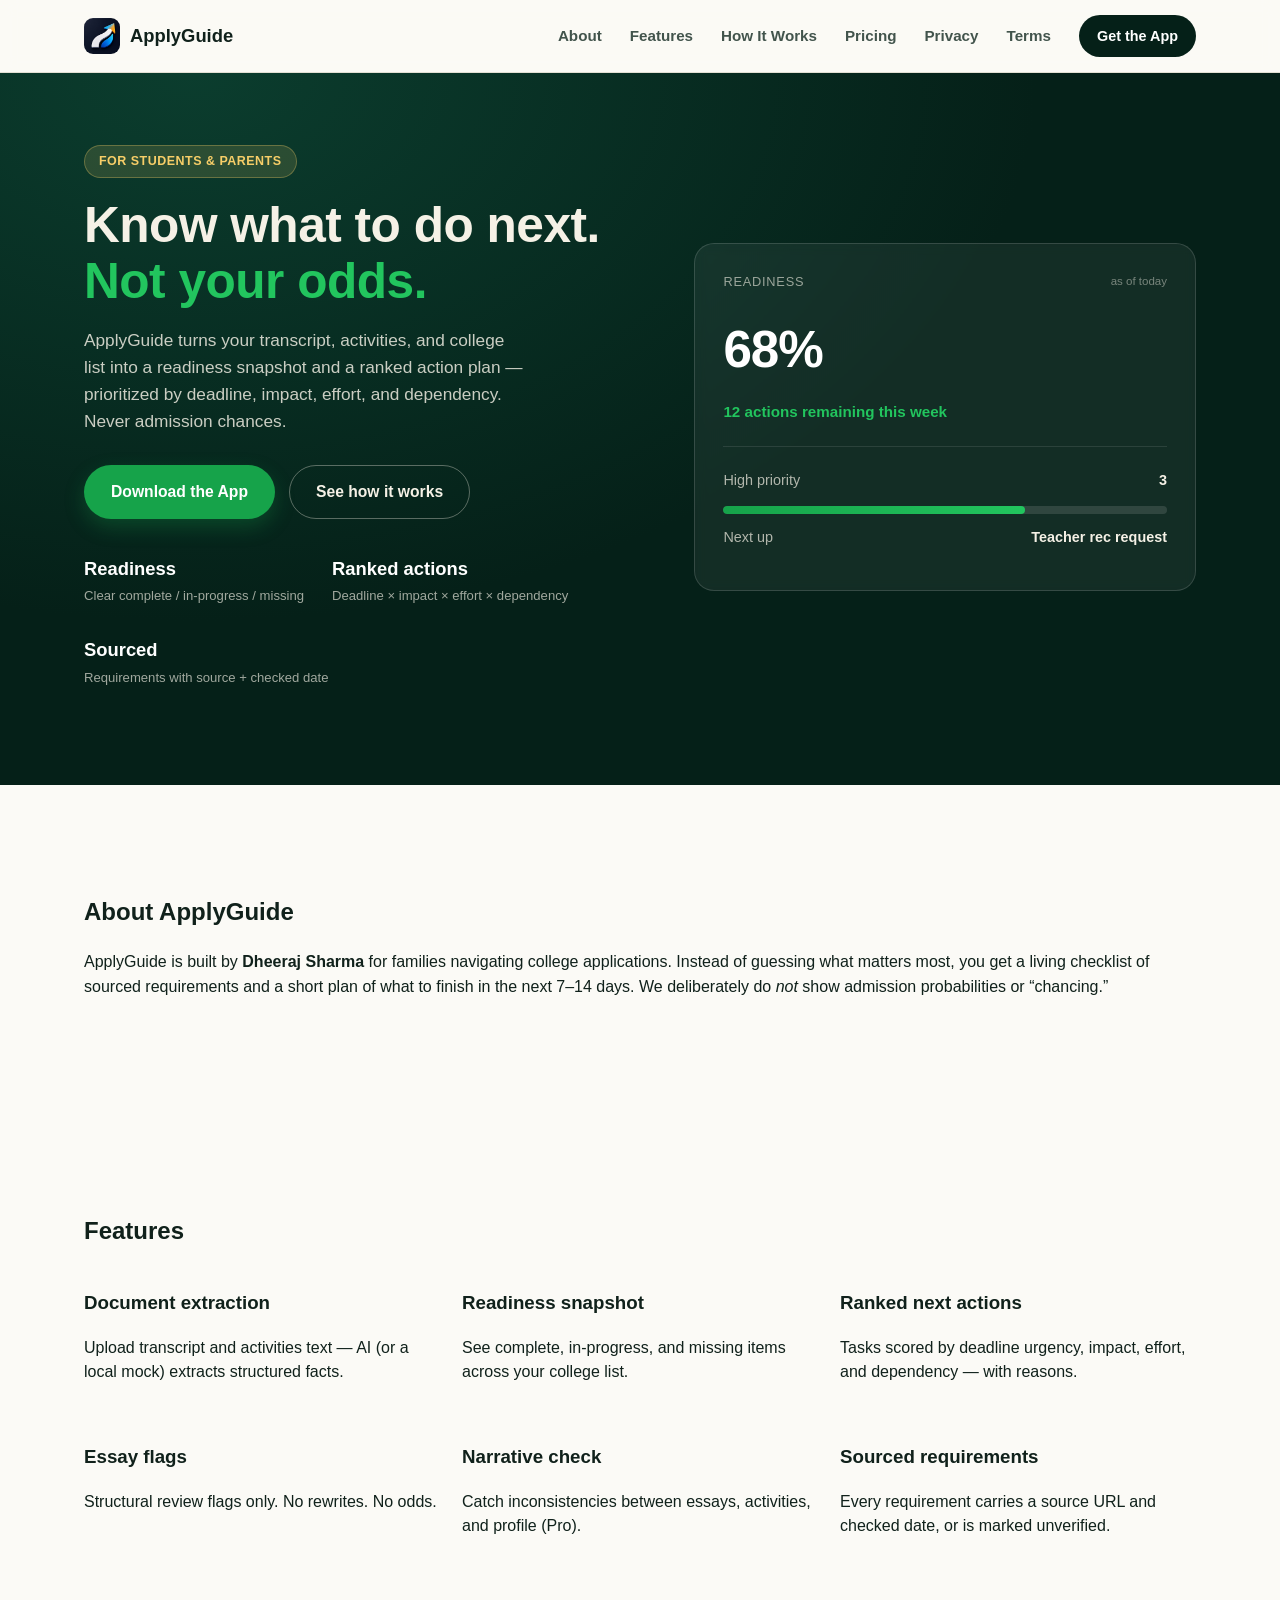
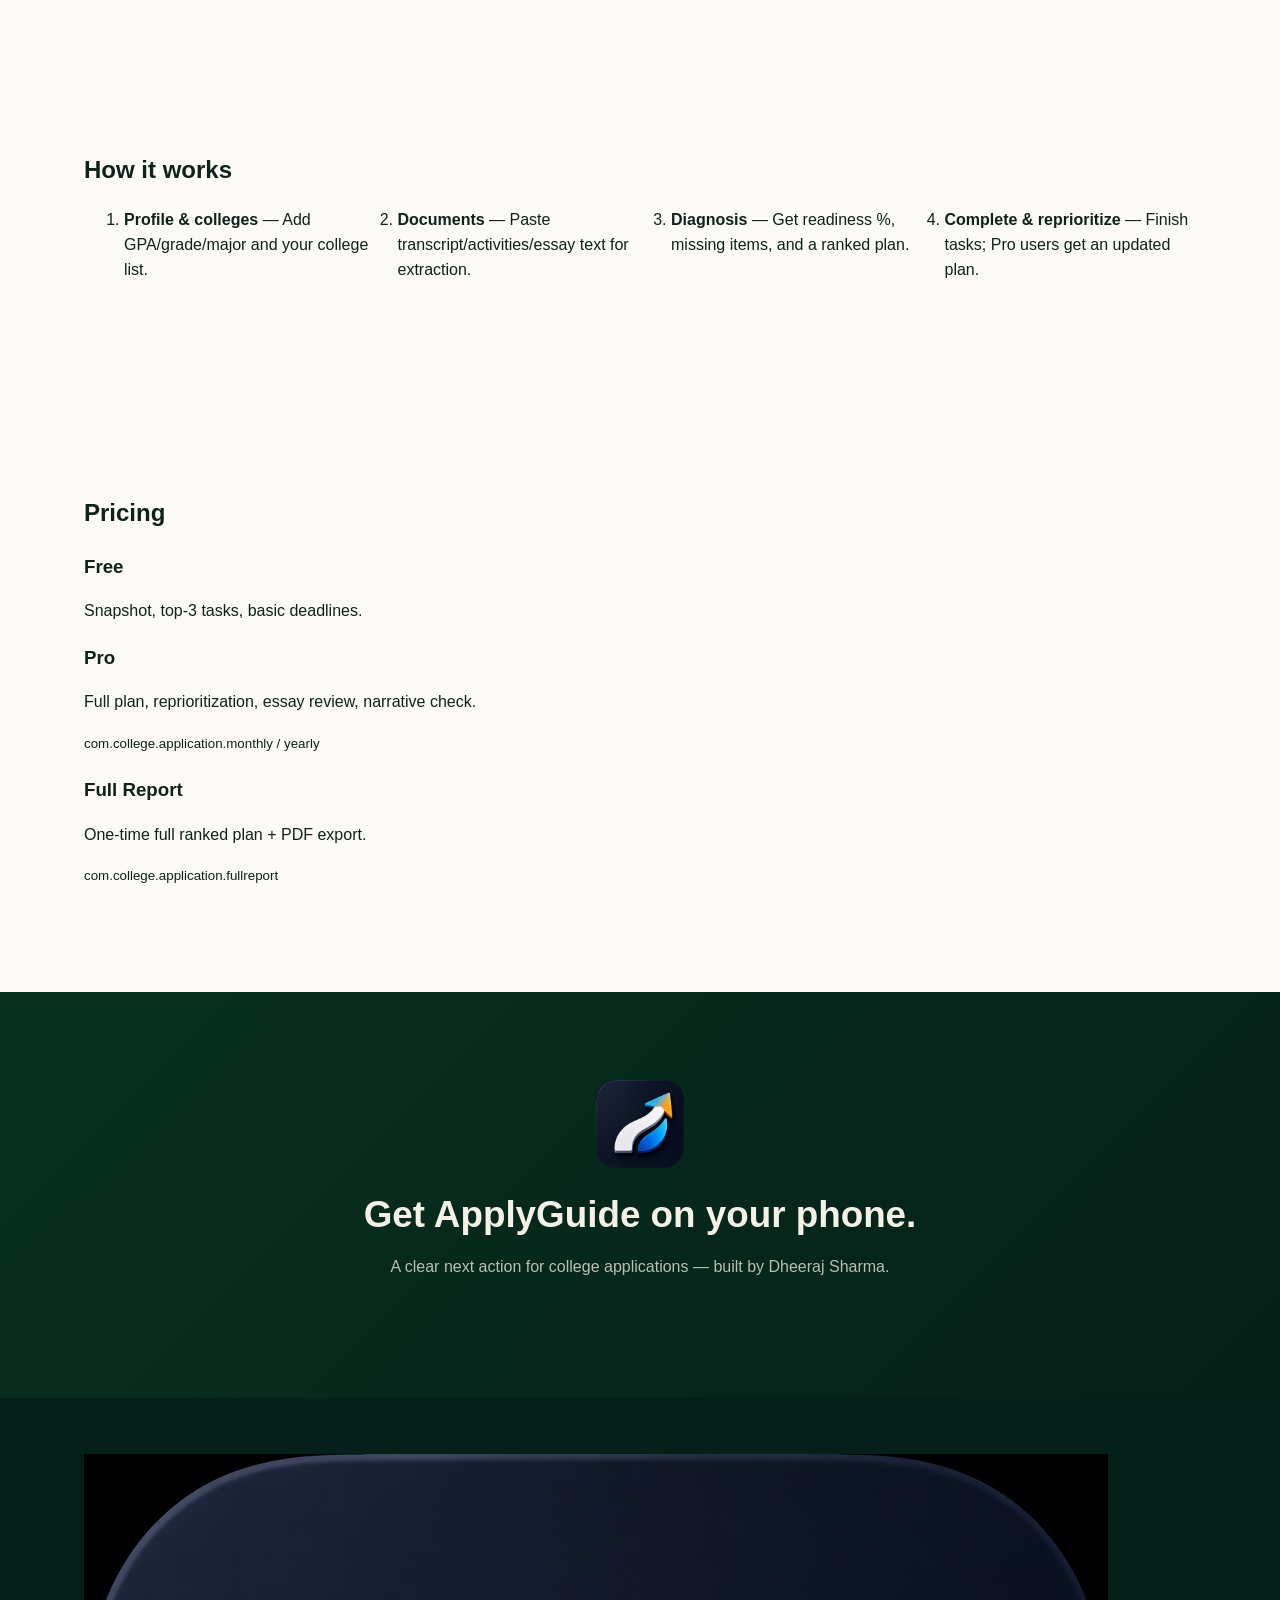
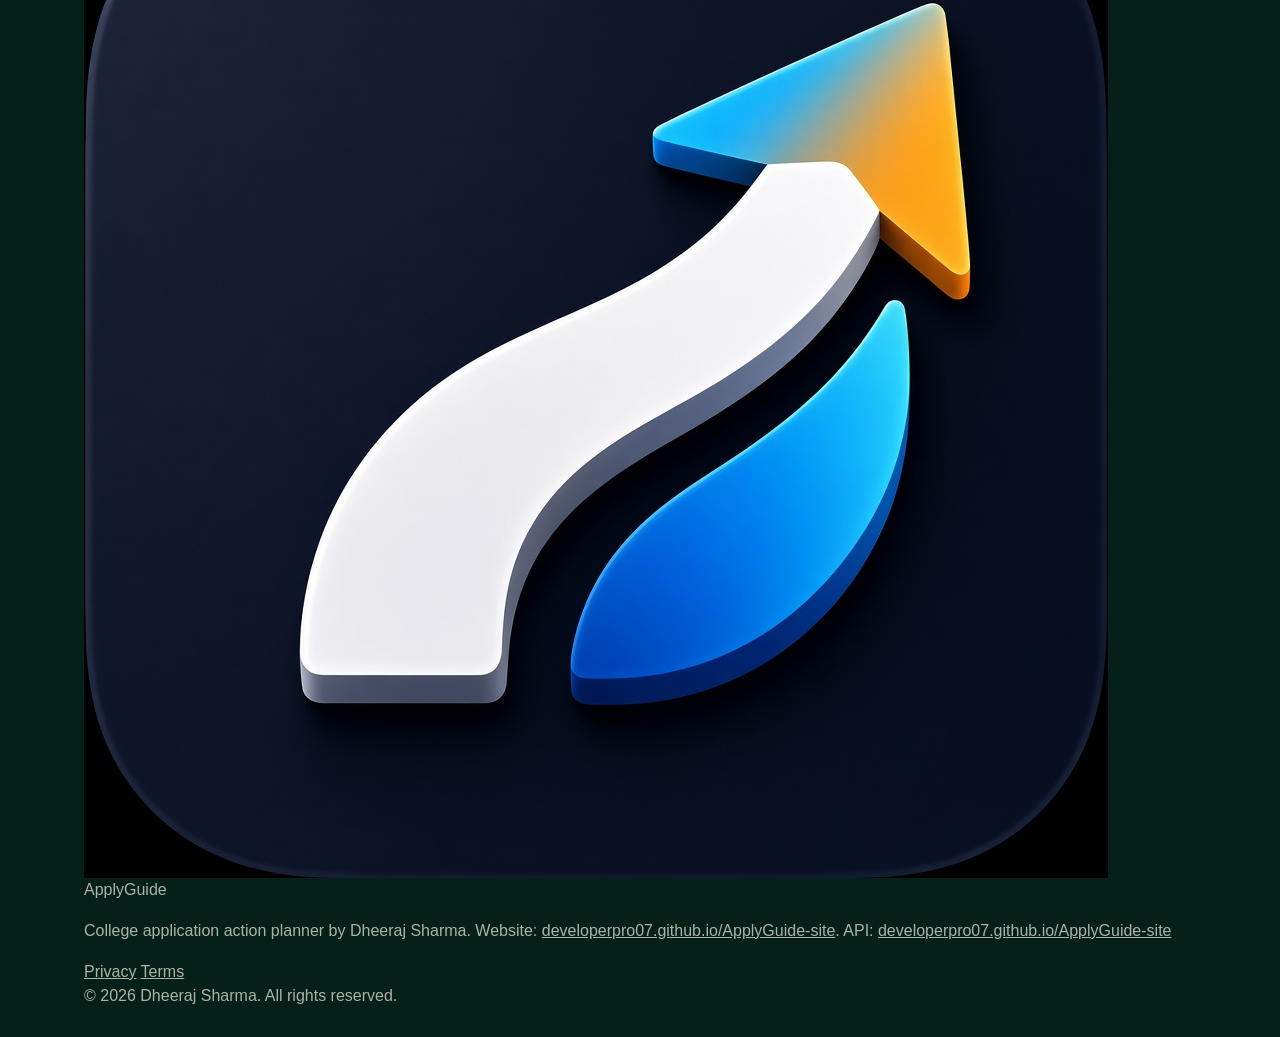
<file: index.html>
<!doctype html>
<html lang="en">
<head>
  <meta charset="utf-8" />
  <meta name="viewport" content="width=device-width, initial-scale=1" />
  <title>ApplyGuide — Know What to Do Next for College Applications</title>
  <meta name="description" content="ApplyGuide turns transcripts, activities, and college lists into a readiness snapshot and ranked next actions. Built by Dheeraj Sharma. No admission odds." />
  <link rel="icon" href="app-icon.png" />
  <link rel="stylesheet" href="styles.css" />
</head>
<body>

  <header class="site-header">
    <div class="wrap">
      <a href="index.html" class="brand">
        <img src="app-icon.png" alt="ApplyGuide app icon" />
        ApplyGuide
      </a>
      <nav class="main-nav" id="main-nav">
        <a href="#about">About</a>
        <a href="#features">Features</a>
        <a href="#how-it-works">How It Works</a>
        <a href="#pricing">Pricing</a>
        <a href="privacy.html">Privacy</a>
        <a href="terms.html">Terms</a>
        <a href="#download" class="nav-cta">Get the App</a>
      </nav>
      <button class="nav-toggle" id="nav-toggle" aria-label="Toggle menu" aria-expanded="false">
        <span></span>
      </button>
    </div>
  </header>

  <section class="hero">
    <div class="wrap">
      <div>
        <span class="eyebrow">For students &amp; parents</span>
        <h1>Know what to do next. <span>Not your odds.</span></h1>
        <p class="lead">
          ApplyGuide turns your transcript, activities, and college list into a readiness snapshot
          and a ranked action plan — prioritized by deadline, impact, effort, and dependency.
          Never admission chances.
        </p>
        <div class="btn-row">
          <a href="#download" class="btn btn-primary">Download the App</a>
          <a href="#how-it-works" class="btn btn-ghost">See how it works</a>
        </div>
        <div class="hero-stats">
          <div>
            <strong>Readiness</strong>
            <span>Clear complete / in-progress / missing</span>
          </div>
          <div>
            <strong>Ranked actions</strong>
            <span>Deadline × impact × effort × dependency</span>
          </div>
          <div>
            <strong>Sourced</strong>
            <span>Requirements with source + checked date</span>
          </div>
        </div>
      </div>

      <div class="reserve-card" aria-hidden="true">
        <div class="rc-top">
          <span class="rc-label">Readiness</span>
          <span class="rc-asof">as of today</span>
        </div>
        <div class="rc-amount">68%</div>
        <div class="rc-delta">12 actions remaining this week</div>
        <div class="rc-divider"></div>
        <div class="rc-row">
          <span class="rc-row-label">High priority</span>
          <strong>3</strong>
        </div>
        <div class="progress-track">
          <div class="progress-fill"></div>
        </div>
        <div class="rc-row" style="margin-top:12px">
          <span class="rc-row-label">Next up</span>
          <strong>Teacher rec request</strong>
        </div>
      </div>
    </div>
  </section>

  <section id="about" class="section">
    <div class="wrap">
      <h2>About ApplyGuide</h2>
      <p>
        ApplyGuide is built by <strong>Dheeraj Sharma</strong> for families navigating college applications.
        Instead of guessing what matters most, you get a living checklist of sourced requirements and
        a short plan of what to finish in the next 7–14 days. We deliberately do <em>not</em> show
        admission probabilities or “chancing.”
      </p>
    </div>
  </section>

  <section id="features" class="section">
    <div class="wrap">
      <h2>Features</h2>
      <div class="feature-grid">
        <div>
          <h3>Document extraction</h3>
          <p>Upload transcript and activities text — AI (or a local mock) extracts structured facts.</p>
        </div>
        <div>
          <h3>Readiness snapshot</h3>
          <p>See complete, in-progress, and missing items across your college list.</p>
        </div>
        <div>
          <h3>Ranked next actions</h3>
          <p>Tasks scored by deadline urgency, impact, effort, and dependency — with reasons.</p>
        </div>
        <div>
          <h3>Essay flags</h3>
          <p>Structural review flags only. No rewrites. No odds.</p>
        </div>
        <div>
          <h3>Narrative check</h3>
          <p>Catch inconsistencies between essays, activities, and profile (Pro).</p>
        </div>
        <div>
          <h3>Sourced requirements</h3>
          <p>Every requirement carries a source URL and checked date, or is marked unverified.</p>
        </div>
      </div>
    </div>
  </section>

  <section id="how-it-works" class="section">
    <div class="wrap">
      <h2>How it works</h2>
      <ol class="steps">
        <li><strong>Profile &amp; colleges</strong> — Add GPA/grade/major and your college list.</li>
        <li><strong>Documents</strong> — Paste transcript/activities/essay text for extraction.</li>
        <li><strong>Diagnosis</strong> — Get readiness %, missing items, and a ranked plan.</li>
        <li><strong>Complete &amp; reprioritize</strong> — Finish tasks; Pro users get an updated plan.</li>
      </ol>
    </div>
  </section>

  <section id="pricing" class="section">
    <div class="wrap">
      <h2>Pricing</h2>
      <div class="pricing-grid">
        <div>
          <h3>Free</h3>
          <p>Snapshot, top-3 tasks, basic deadlines.</p>
        </div>
        <div>
          <h3>Pro</h3>
          <p>Full plan, reprioritization, essay review, narrative check.</p>
          <p><small>com.college.application.monthly / yearly</small></p>
        </div>
        <div>
          <h3>Full Report</h3>
          <p>One-time full ranked plan + PDF export.</p>
          <p><small>com.college.application.fullreport</small></p>
        </div>
      </div>
    </div>
  </section>

  <section id="download" class="section download">
    <div class="wrap" style="text-align:center">
      <img src="app-icon.png" alt="ApplyGuide app icon" style="width:88px;height:88px;border-radius:20px;margin:0 auto;" />
      <h2>Get ApplyGuide on your phone.</h2>
      <p>A clear next action for college applications — built by Dheeraj Sharma.</p>
    </div>
  </section>

  <footer class="site-footer">
    <div class="wrap">
      <div class="footer-brand">
        <img src="app-icon.png" alt="ApplyGuide app icon" />
        ApplyGuide
      </div>
      <p>College application action planner by Dheeraj Sharma. Website: <a href="https://developerpro07.github.io/ApplyGuide-site/">developerpro07.github.io/ApplyGuide-site</a>. API: <a href="https://developerpro07.github.io/ApplyGuide-site/">developerpro07.github.io/ApplyGuide-site</a></p>
      <div class="footer-links">
        <a href="privacy.html">Privacy</a>
        <a href="terms.html">Terms</a>
      </div>
      <span>© 2026 Dheeraj Sharma. All rights reserved.</span>
    </div>
  </footer>

  <script>
    const toggle = document.getElementById("nav-toggle");
    const nav = document.getElementById("main-nav");
    toggle?.addEventListener("click", () => {
      const open = nav?.classList.toggle("open");
      toggle.setAttribute("aria-expanded", open ? "true" : "false");
    });
  </script>
</body>
</html>
</file>
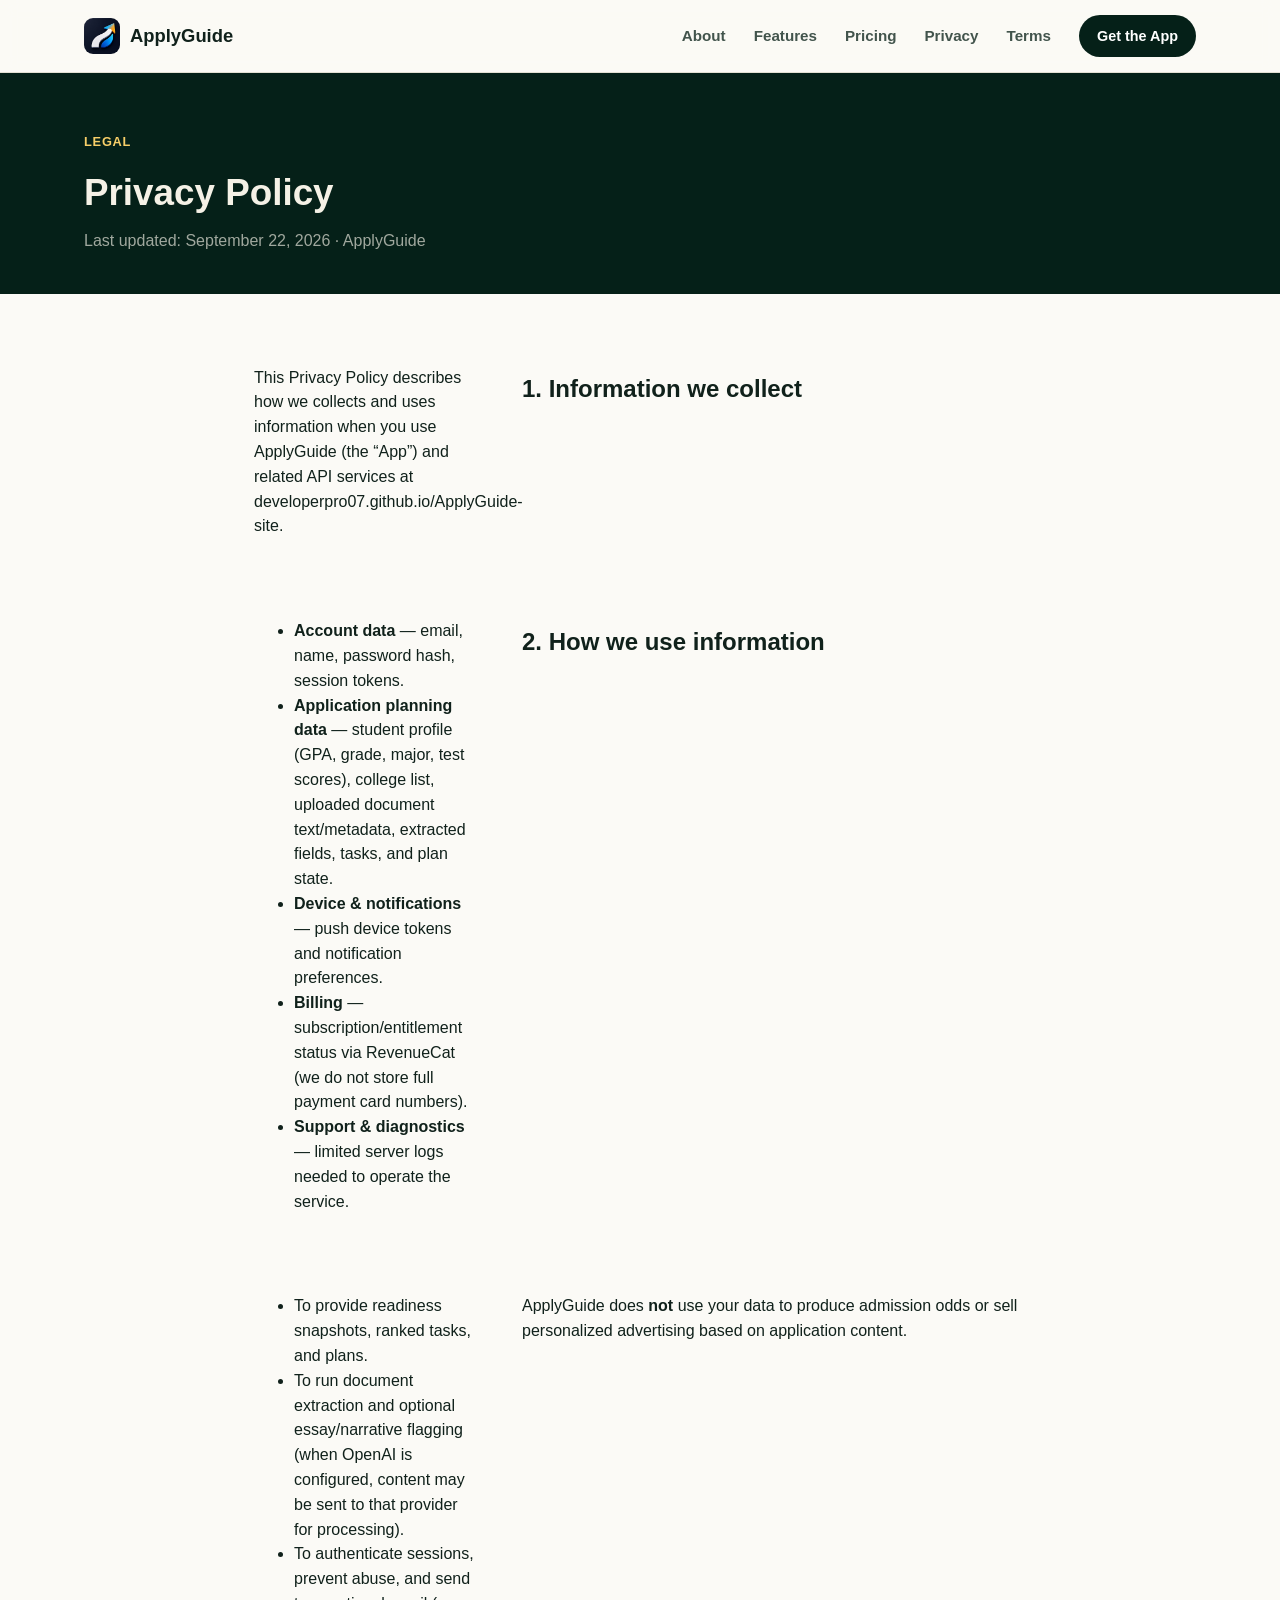
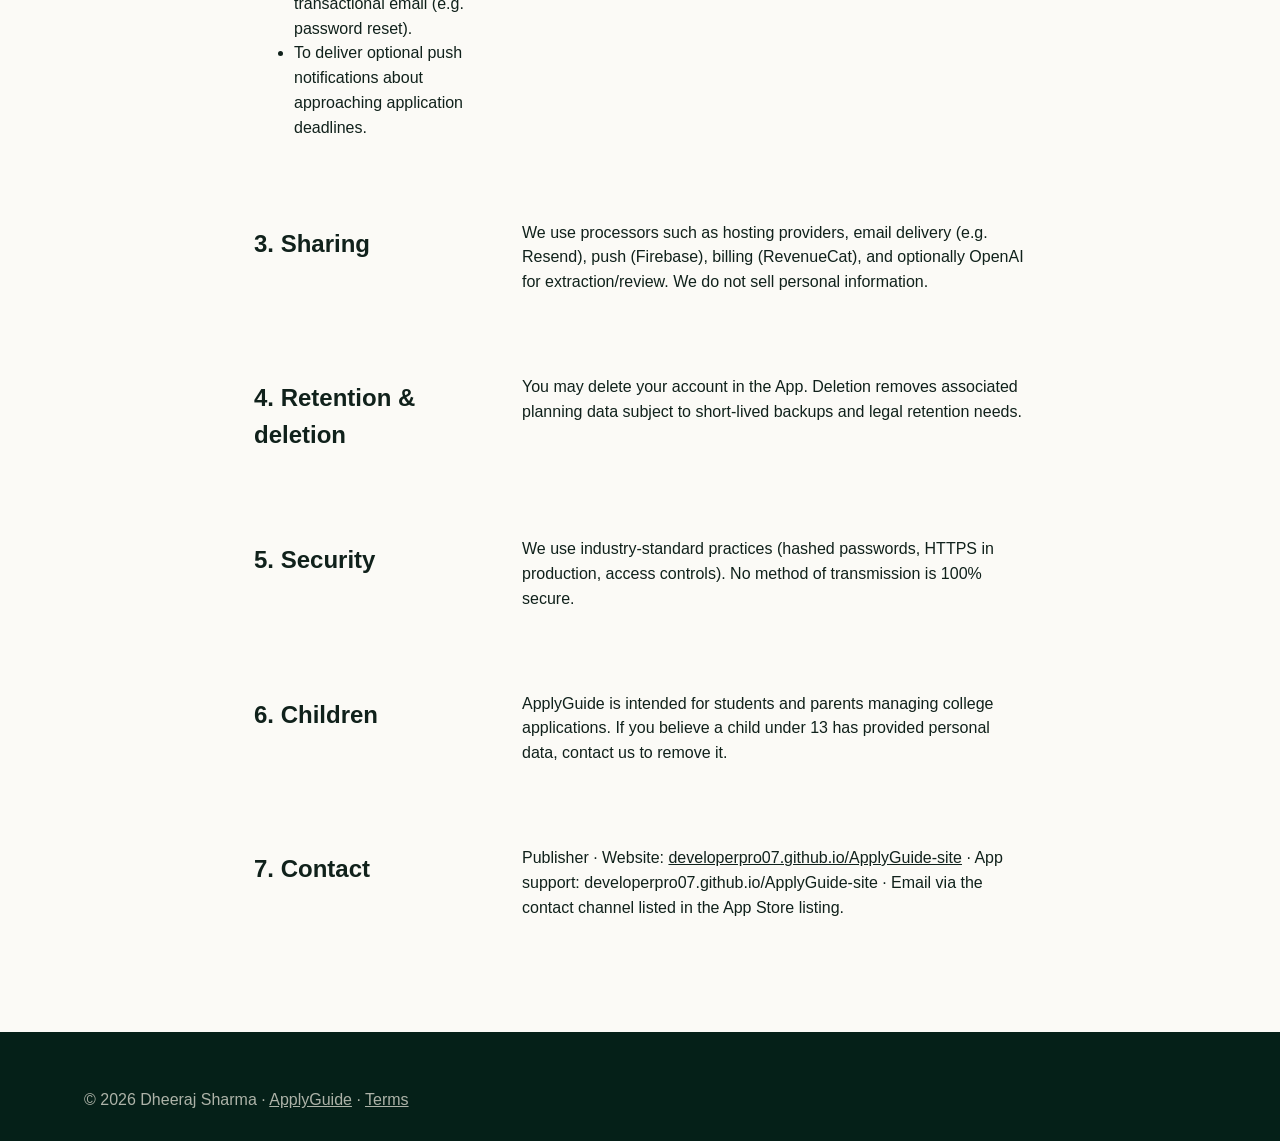
<file: privacy.html>
<!doctype html>
<html lang="en">
<head>
  <meta charset="utf-8" />
  <meta name="viewport" content="width=device-width, initial-scale=1" />
  <title>Privacy Policy — ApplyGuide</title>
  <meta name="description" content="ApplyGuide privacy policy: what data we collect, how it's used, and how it's protected. Dheeraj Sharma — developerpro07.github.io/ApplyGuide-site." />
  <link rel="icon" href="app-icon.png" />
  <link rel="stylesheet" href="styles.css" />
</head>
<body>

  <header class="site-header">
    <div class="wrap">
      <a href="index.html" class="brand">
        <img src="app-icon.png" alt="ApplyGuide app icon" />
        ApplyGuide
      </a>
      <nav class="main-nav" id="main-nav">
        <a href="index.html#about">About</a>
        <a href="index.html#features">Features</a>
        <a href="index.html#pricing">Pricing</a>
        <a href="privacy.html">Privacy</a>
        <a href="terms.html">Terms</a>
        <a href="index.html#download" class="nav-cta">Get the App</a>
      </nav>
      <button class="nav-toggle" id="nav-toggle" aria-label="Toggle menu" aria-expanded="false">
        <span></span>
      </button>
    </div>
  </header>

  <section class="legal-hero">
    <div class="wrap">
      <span class="tag" style="font-size:.8rem;font-weight:800;letter-spacing:.06em;text-transform:uppercase;">Legal</span>
      <h1>Privacy Policy</h1>
      <p>Last updated: September 22, 2026 · ApplyGuide</p>
    </div>
  </section>

  <section class="legal-body">
    <div class="wrap narrow">
      <p>This Privacy Policy describes how we collects and uses information when you use ApplyGuide (the “App”) and related API services at developerpro07.github.io/ApplyGuide-site.</p>

      <h2>1. Information we collect</h2>
      <ul>
        <li><strong>Account data</strong> — email, name, password hash, session tokens.</li>
        <li><strong>Application planning data</strong> — student profile (GPA, grade, major, test scores), college list, uploaded document text/metadata, extracted fields, tasks, and plan state.</li>
        <li><strong>Device &amp; notifications</strong> — push device tokens and notification preferences.</li>
        <li><strong>Billing</strong> — subscription/entitlement status via RevenueCat (we do not store full payment card numbers).</li>
        <li><strong>Support &amp; diagnostics</strong> — limited server logs needed to operate the service.</li>
      </ul>

      <h2>2. How we use information</h2>
      <ul>
        <li>To provide readiness snapshots, ranked tasks, and plans.</li>
        <li>To run document extraction and optional essay/narrative flagging (when OpenAI is configured, content may be sent to that provider for processing).</li>
        <li>To authenticate sessions, prevent abuse, and send transactional email (e.g. password reset).</li>
        <li>To deliver optional push notifications about approaching application deadlines.</li>
      </ul>
      <p>ApplyGuide does <strong>not</strong> use your data to produce admission odds or sell personalized advertising based on application content.</p>

      <h2>3. Sharing</h2>
      <p>We use processors such as hosting providers, email delivery (e.g. Resend), push (Firebase), billing (RevenueCat), and optionally OpenAI for extraction/review. We do not sell personal information.</p>

      <h2>4. Retention &amp; deletion</h2>
      <p>You may delete your account in the App. Deletion removes associated planning data subject to short-lived backups and legal retention needs.</p>

      <h2>5. Security</h2>
      <p>We use industry-standard practices (hashed passwords, HTTPS in production, access controls). No method of transmission is 100% secure.</p>

      <h2>6. Children</h2>
      <p>ApplyGuide is intended for students and parents managing college applications. If you believe a child under 13 has provided personal data, contact us to remove it.</p>

      <h2>7. Contact</h2>
      <p>Publisher · Website: <a href="https://developerpro07.github.io/ApplyGuide-site/">developerpro07.github.io/ApplyGuide-site</a> · App support: developerpro07.github.io/ApplyGuide-site · Email via the contact channel listed in the App Store listing.</p>
    </div>
  </section>

  <footer class="site-footer">
    <div class="wrap">
      <span>© 2026 Dheeraj Sharma · <a href="index.html">ApplyGuide</a> · <a href="terms.html">Terms</a></span>
    </div>
  </footer>
</body>
</html>
</file>
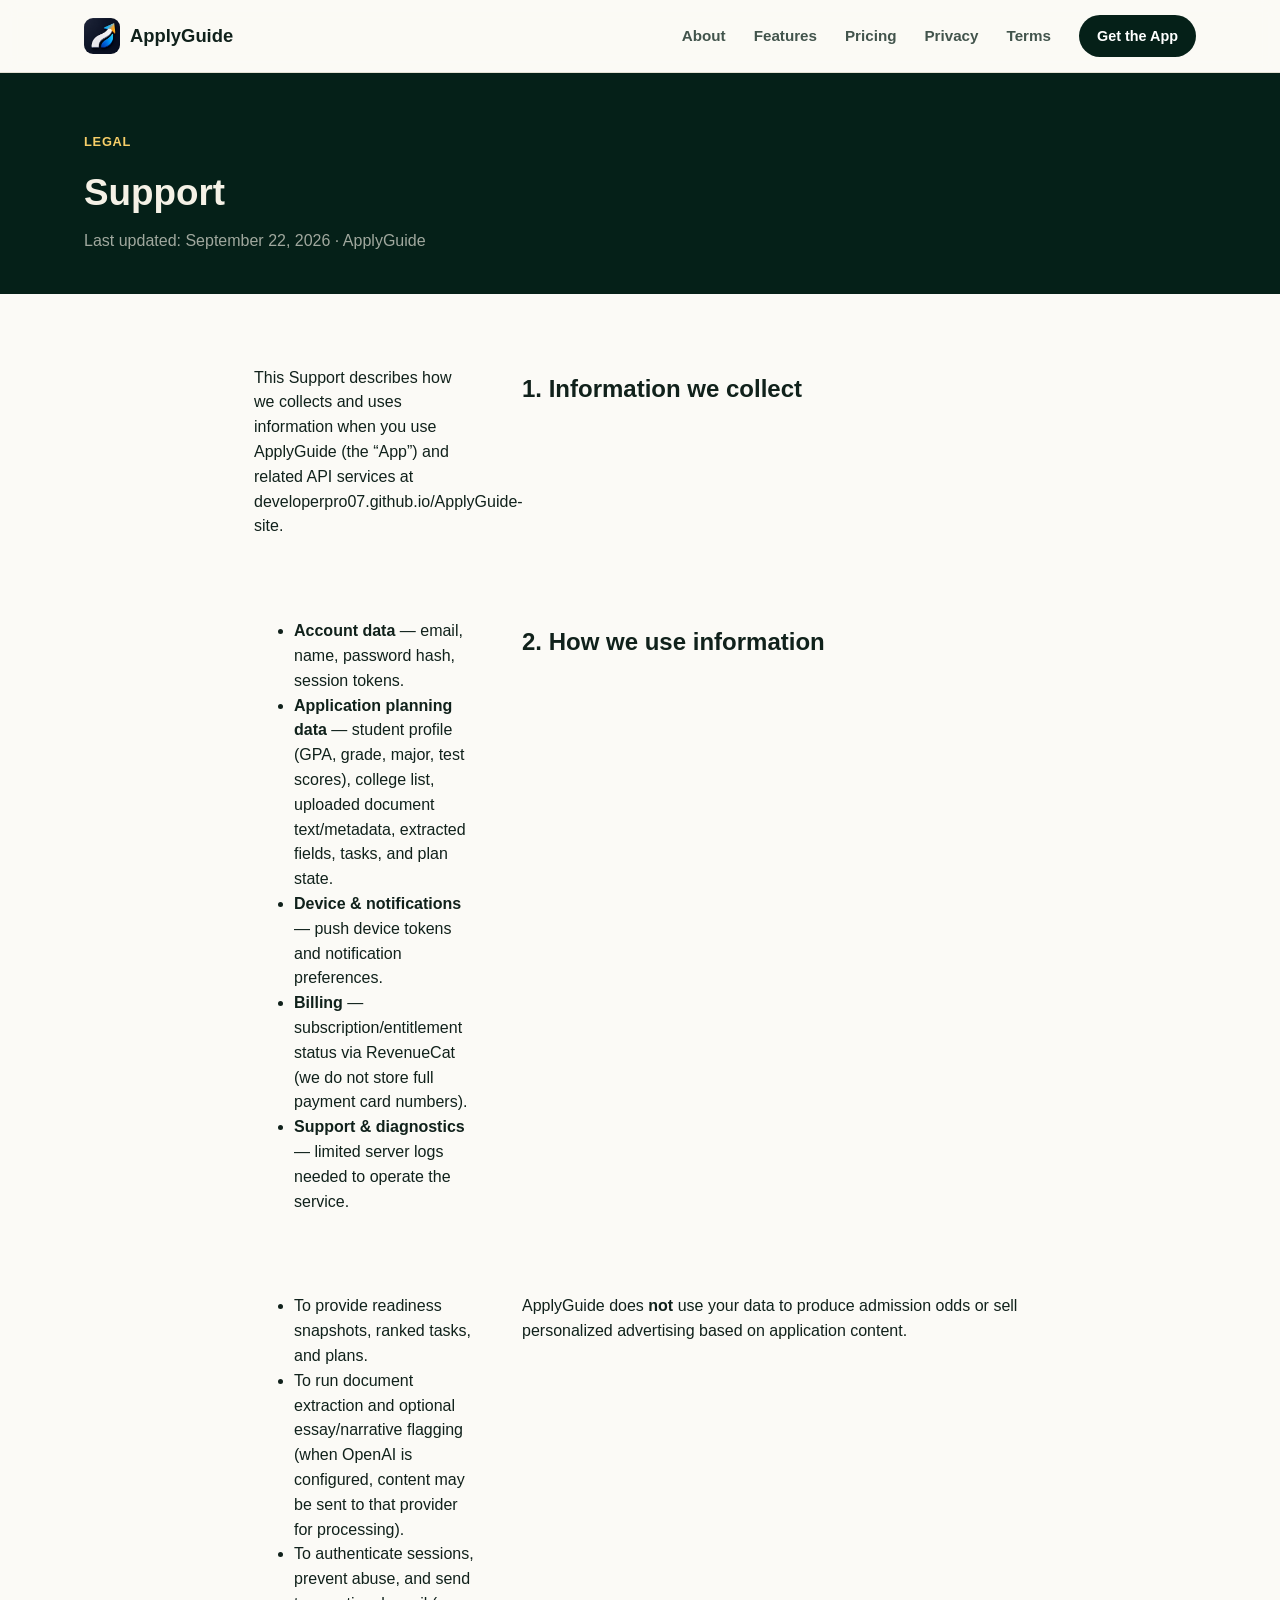
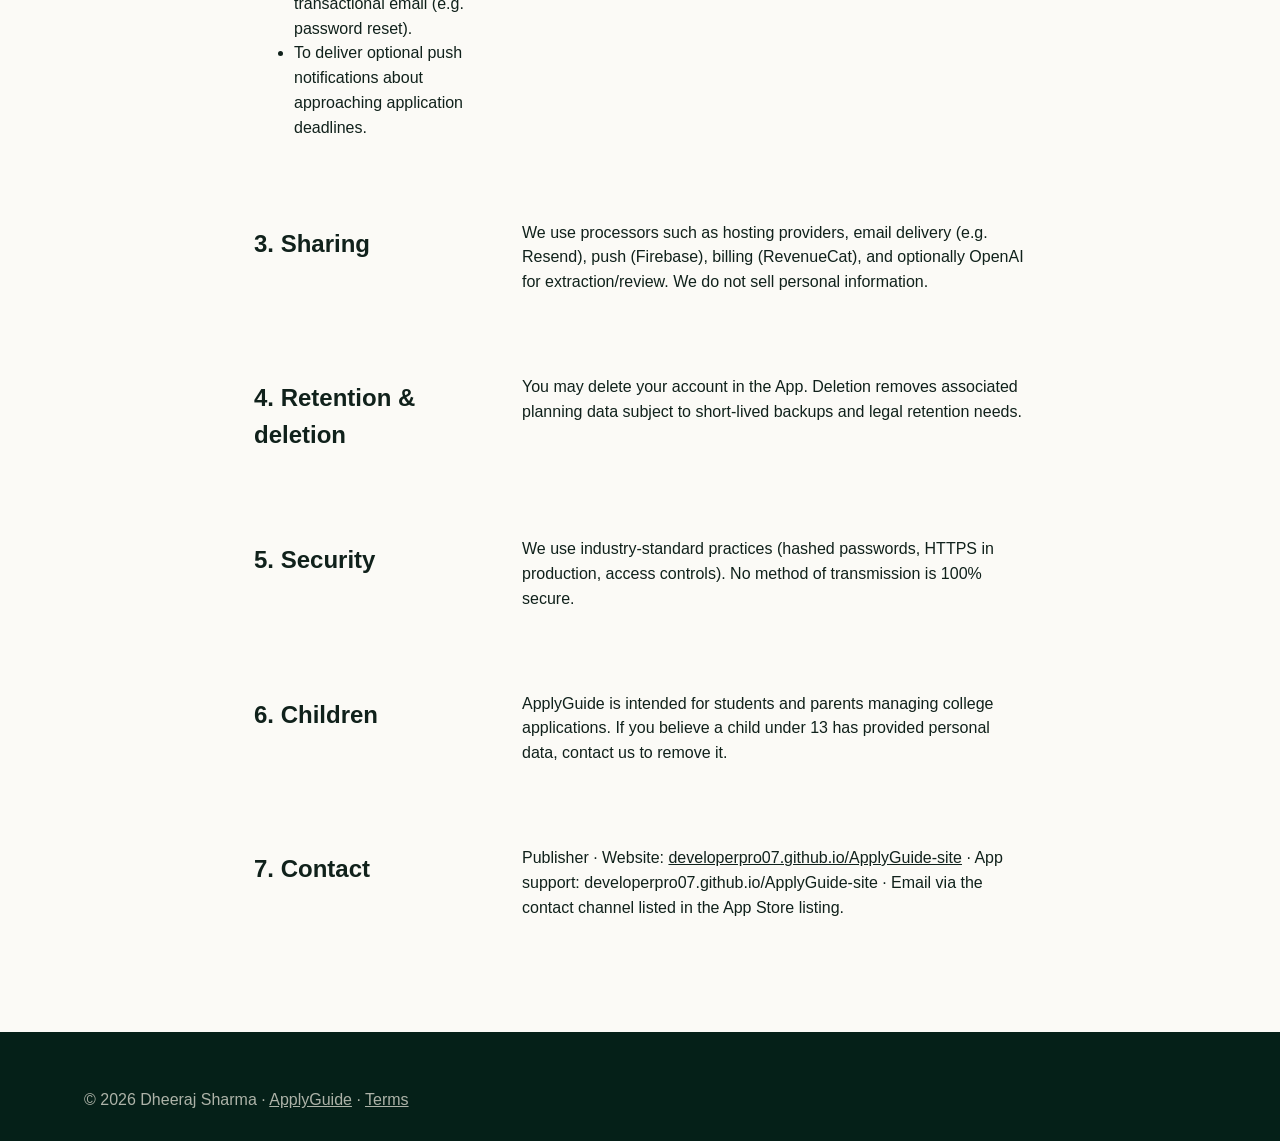
<file: support.html>
<!doctype html>
<html lang="en">
<head>
  <meta charset="utf-8" />
  <meta name="viewport" content="width=device-width, initial-scale=1" />
  <title>ApplyGuide Support</title>
  <meta name="description" content="ApplyGuide support page: what data we collect, how it's used, and how it's protected. Dheeraj Sharma — developerpro07.github.io/ApplyGuide-site." />
  <link rel="icon" href="app-icon.png" />
  <link rel="stylesheet" href="styles.css" />
</head>
<body>

  <header class="site-header">
    <div class="wrap">
      <a href="index.html" class="brand">
        <img src="app-icon.png" alt="ApplyGuide app icon" />
        ApplyGuide
      </a>
      <nav class="main-nav" id="main-nav">
        <a href="index.html#about">About</a>
        <a href="index.html#features">Features</a>
        <a href="index.html#pricing">Pricing</a>
        <a href="privacy.html">Privacy</a>
        <a href="terms.html">Terms</a>
        <a href="index.html#download" class="nav-cta">Get the App</a>
      </nav>
      <button class="nav-toggle" id="nav-toggle" aria-label="Toggle menu" aria-expanded="false">
        <span></span>
      </button>
    </div>
  </header>

  <section class="legal-hero">
    <div class="wrap">
      <span class="tag" style="font-size:.8rem;font-weight:800;letter-spacing:.06em;text-transform:uppercase;">Legal</span>
      <h1>Support</h1>
      <p>Last updated: September 22, 2026 · ApplyGuide</p>
    </div>
  </section>

  <section class="legal-body">
    <div class="wrap narrow">
      <p>This Support describes how we collects and uses information when you use ApplyGuide (the “App”) and related API services at developerpro07.github.io/ApplyGuide-site.</p>

      <h2>1. Information we collect</h2>
      <ul>
        <li><strong>Account data</strong> — email, name, password hash, session tokens.</li>
        <li><strong>Application planning data</strong> — student profile (GPA, grade, major, test scores), college list, uploaded document text/metadata, extracted fields, tasks, and plan state.</li>
        <li><strong>Device &amp; notifications</strong> — push device tokens and notification preferences.</li>
        <li><strong>Billing</strong> — subscription/entitlement status via RevenueCat (we do not store full payment card numbers).</li>
        <li><strong>Support &amp; diagnostics</strong> — limited server logs needed to operate the service.</li>
      </ul>

      <h2>2. How we use information</h2>
      <ul>
        <li>To provide readiness snapshots, ranked tasks, and plans.</li>
        <li>To run document extraction and optional essay/narrative flagging (when OpenAI is configured, content may be sent to that provider for processing).</li>
        <li>To authenticate sessions, prevent abuse, and send transactional email (e.g. password reset).</li>
        <li>To deliver optional push notifications about approaching application deadlines.</li>
      </ul>
      <p>ApplyGuide does <strong>not</strong> use your data to produce admission odds or sell personalized advertising based on application content.</p>

      <h2>3. Sharing</h2>
      <p>We use processors such as hosting providers, email delivery (e.g. Resend), push (Firebase), billing (RevenueCat), and optionally OpenAI for extraction/review. We do not sell personal information.</p>

      <h2>4. Retention &amp; deletion</h2>
      <p>You may delete your account in the App. Deletion removes associated planning data subject to short-lived backups and legal retention needs.</p>

      <h2>5. Security</h2>
      <p>We use industry-standard practices (hashed passwords, HTTPS in production, access controls). No method of transmission is 100% secure.</p>

      <h2>6. Children</h2>
      <p>ApplyGuide is intended for students and parents managing college applications. If you believe a child under 13 has provided personal data, contact us to remove it.</p>

      <h2>7. Contact</h2>
      <p>Publisher · Website: <a href="https://developerpro07.github.io/ApplyGuide-site/">developerpro07.github.io/ApplyGuide-site</a> · App support: developerpro07.github.io/ApplyGuide-site · Email via the contact channel listed in the App Store listing.</p>
    </div>
  </section>

  <footer class="site-footer">
    <div class="wrap">
      <span>© 2026 Dheeraj Sharma · <a href="index.html">ApplyGuide</a> · <a href="terms.html">Terms</a></span>
    </div>
  </footer>
</body>
</html>
</file>
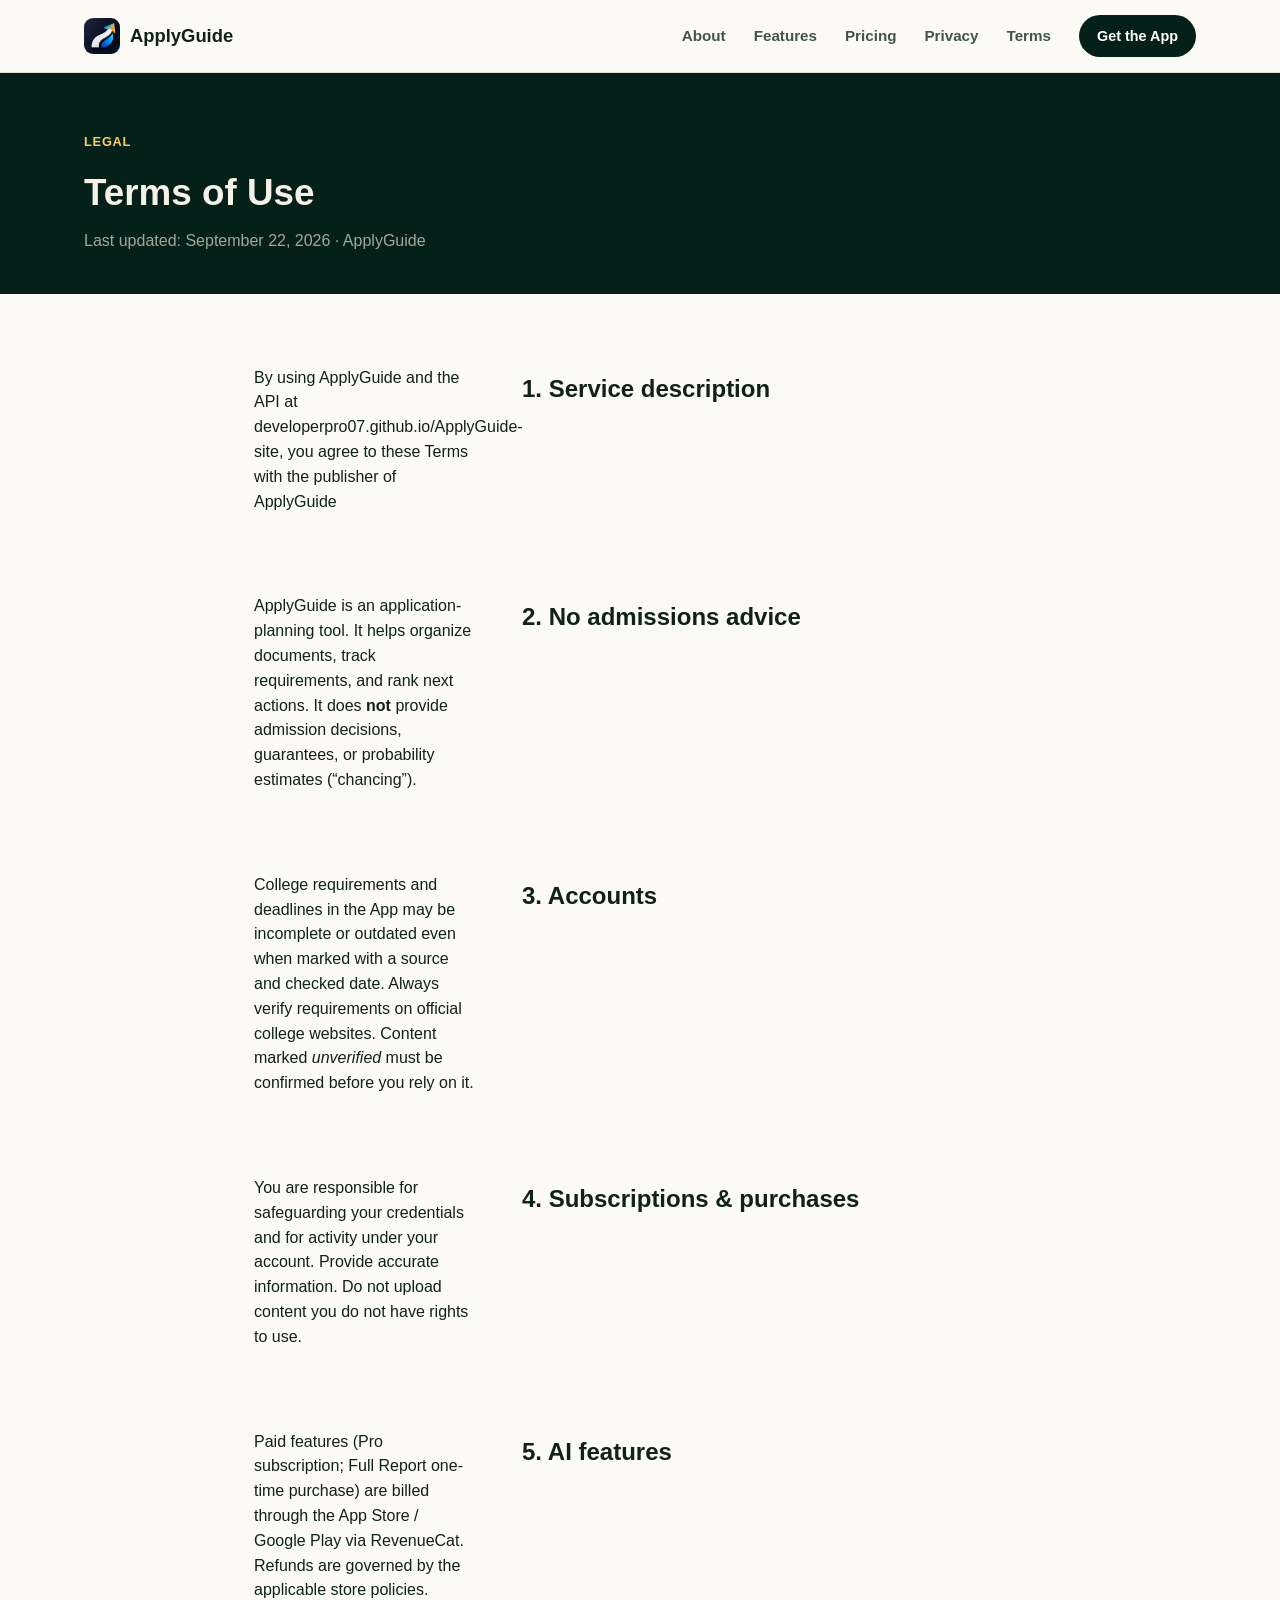
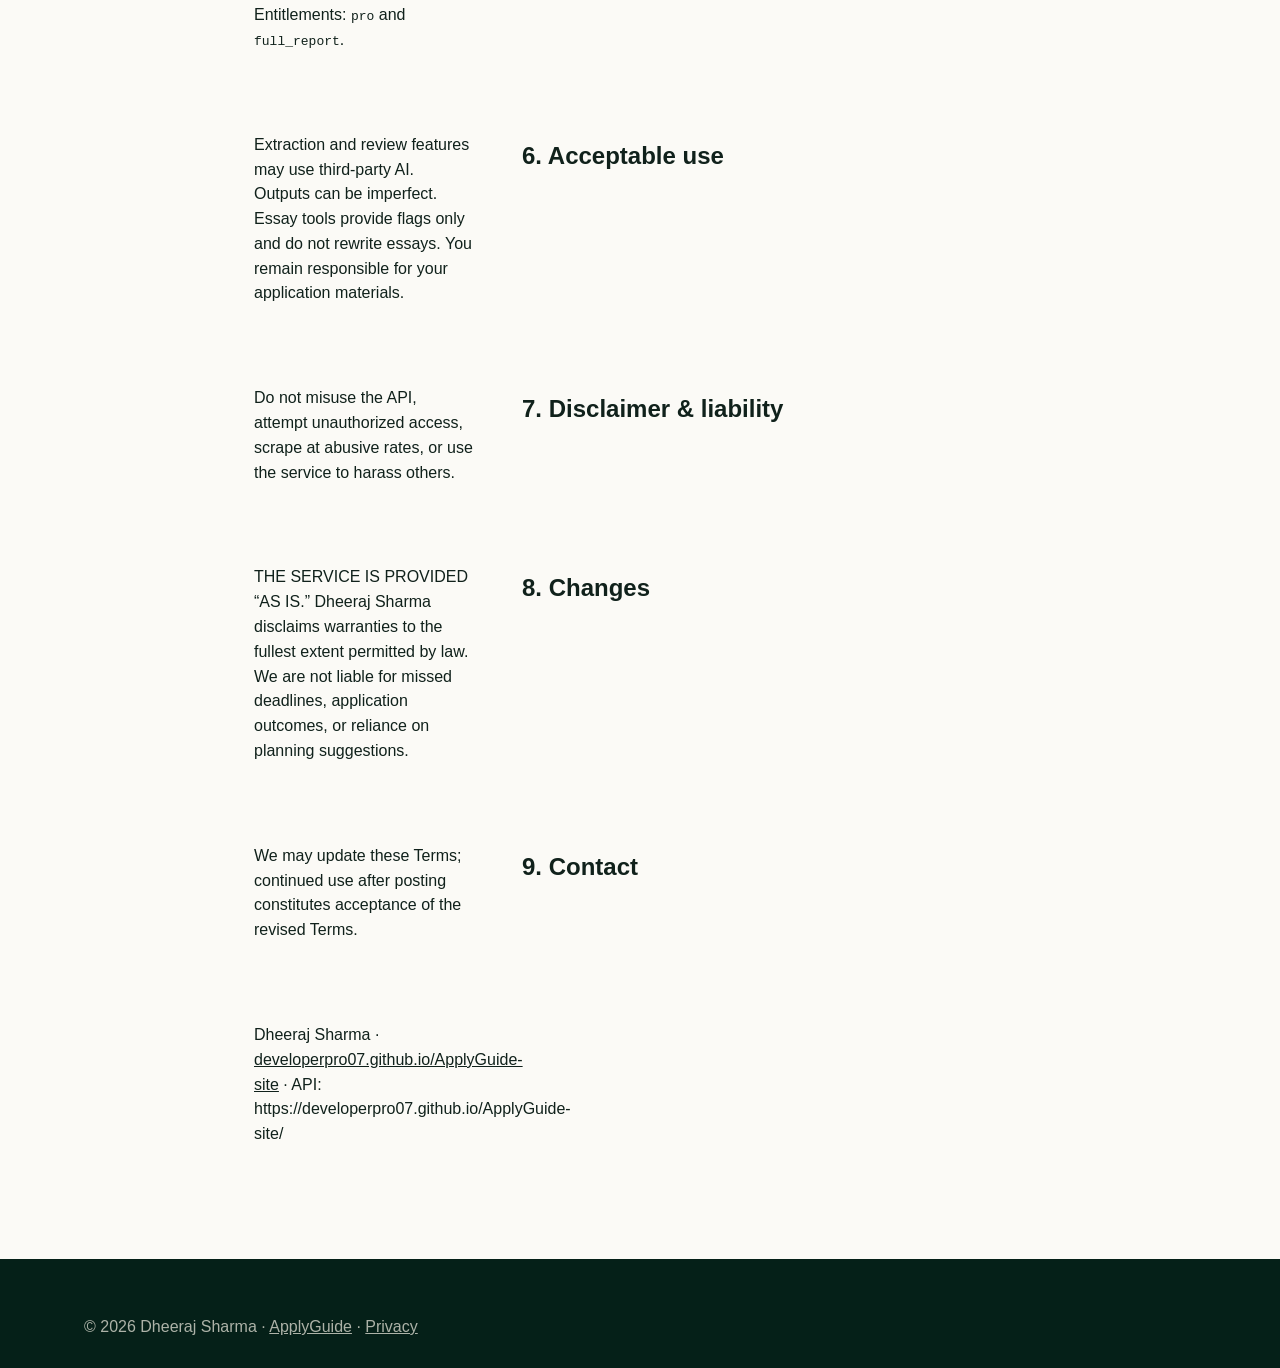
<file: terms.html>
<!doctype html>
<html lang="en">
<head>
  <meta charset="utf-8" />
  <meta name="viewport" content="width=device-width, initial-scale=1" />
  <title>Terms of Use — ApplyGuide</title>
  <meta name="description" content="ApplyGuide terms of use. Dheeraj Sharma (developerpro07.github.io/ApplyGuide-site). Planning tool only — not admissions advice or odds." />
  <link rel="icon" href="app-icon.png" />
  <link rel="stylesheet" href="styles.css" />
</head>
<body>

  <header class="site-header">
    <div class="wrap">
      <a href="index.html" class="brand">
        <img src="app-icon.png" alt="ApplyGuide app icon" />
        ApplyGuide
      </a>
      <nav class="main-nav" id="main-nav">
        <a href="index.html#about">About</a>
        <a href="index.html#features">Features</a>
        <a href="index.html#pricing">Pricing</a>
        <a href="privacy.html">Privacy</a>
        <a href="terms.html">Terms</a>
        <a href="index.html#download" class="nav-cta">Get the App</a>
      </nav>
      <button class="nav-toggle" id="nav-toggle" aria-label="Toggle menu" aria-expanded="false">
        <span></span>
      </button>
    </div>
  </header>

  <section class="legal-hero">
    <div class="wrap">
      <span class="tag" style="font-size:.8rem;font-weight:800;letter-spacing:.06em;text-transform:uppercase;">Legal</span>
      <h1>Terms of Use</h1>
      <p>Last updated: September 22, 2026 · ApplyGuide</p>
    </div>
  </section>

  <section class="legal-body">
    <div class="wrap narrow">
      <p>By using ApplyGuide and the API at developerpro07.github.io/ApplyGuide-site, you agree to these Terms with the publisher of ApplyGuide</p>

      <h2>1. Service description</h2>
      <p>ApplyGuide is an application-planning tool. It helps organize documents, track requirements, and rank next actions. It does <strong>not</strong> provide admission decisions, guarantees, or probability estimates (“chancing”).</p>

      <h2>2. No admissions advice</h2>
      <p>College requirements and deadlines in the App may be incomplete or outdated even when marked with a source and checked date. Always verify requirements on official college websites. Content marked <em>unverified</em> must be confirmed before you rely on it.</p>

      <h2>3. Accounts</h2>
      <p>You are responsible for safeguarding your credentials and for activity under your account. Provide accurate information. Do not upload content you do not have rights to use.</p>

      <h2>4. Subscriptions &amp; purchases</h2>
      <p>Paid features (Pro subscription; Full Report one-time purchase) are billed through the App Store / Google Play via RevenueCat. Refunds are governed by the applicable store policies. Entitlements: <code>pro</code> and <code>full_report</code>.</p>

      <h2>5. AI features</h2>
      <p>Extraction and review features may use third-party AI. Outputs can be imperfect. Essay tools provide flags only and do not rewrite essays. You remain responsible for your application materials.</p>

      <h2>6. Acceptable use</h2>
      <p>Do not misuse the API, attempt unauthorized access, scrape at abusive rates, or use the service to harass others.</p>

      <h2>7. Disclaimer &amp; liability</h2>
      <p>THE SERVICE IS PROVIDED “AS IS.” Dheeraj Sharma disclaims warranties to the fullest extent permitted by law. We are not liable for missed deadlines, application outcomes, or reliance on planning suggestions.</p>

      <h2>8. Changes</h2>
      <p>We may update these Terms; continued use after posting constitutes acceptance of the revised Terms.</p>

      <h2>9. Contact</h2>
      <p>Dheeraj Sharma · <a href="https://developerpro07.github.io/ApplyGuide-site/">developerpro07.github.io/ApplyGuide-site</a> · API: https://developerpro07.github.io/ApplyGuide-site/</p>
    </div>
  </section>

  <footer class="site-footer">
    <div class="wrap">
      <span>© 2026 Dheeraj Sharma · <a href="index.html">ApplyGuide</a> · <a href="privacy.html">Privacy</a></span>
    </div>
  </footer>
</body>
</html>
</file>
<file: styles.css>
/* ApplyGuide marketing site — shared styles (Grownx) */

:root {
  --forest-900: #052018;
  --forest-800: #08301f;
  --forest-700: #0b3d2e;
  --forest-600: #12513c;
  --green-500: #16a34a;
  --green-400: #22c55e;
  --green-100: #d9f2e2;
  --gold-500: #e8a317;
  --gold-300: #f7ce68;
  --gold-100: #fdf3dc;
  --cream: #f5f1e6;
  --paper: #fbfaf6;
  --white: #ffffff;
  --ink: #10211b;
  --ink-2: #42544c;
  --ink-3: #7c8b84;
  --line: #e3e0d4;
  --line-2: #eeebe0;

  --radius-lg: 20px;
  --radius-md: 14px;
  --radius-sm: 10px;
  --shadow-card: 0 10px 30px rgba(5, 32, 24, 0.08);
  --max-width: 1160px;
}

* {
  box-sizing: border-box;
}

html {
  scroll-behavior: smooth;
}

body {
  margin: 0;
  font-family: -apple-system, BlinkMacSystemFont, "Segoe UI", Roboto, Helvetica, Arial, sans-serif;
  background: var(--paper);
  color: var(--ink);
  line-height: 1.55;
  -webkit-font-smoothing: antialiased;
}

img {
  max-width: 100%;
  display: block;
}

a {
  color: inherit;
}

.wrap {
  max-width: var(--max-width);
  margin: 0 auto;
  padding: 0 24px;
}

/* ---------- Header ---------- */

.site-header {
  position: sticky;
  top: 0;
  z-index: 50;
  background: rgba(251, 250, 246, 0.9);
  backdrop-filter: blur(8px);
  border-bottom: 1px solid var(--line);
}

.site-header .wrap {
  display: flex;
  align-items: center;
  justify-content: space-between;
  height: 72px;
}

.brand {
  display: flex;
  align-items: center;
  gap: 10px;
  font-weight: 800;
  font-size: 1.15rem;
  text-decoration: none;
  color: var(--ink);
}

.brand img {
  width: 36px;
  height: 36px;
  border-radius: 9px;
}

.main-nav {
  display: flex;
  align-items: center;
  gap: 28px;
}

.main-nav a {
  text-decoration: none;
  color: var(--ink-2);
  font-weight: 600;
  font-size: 0.95rem;
}

.main-nav a:hover {
  color: var(--green-500);
}

.nav-cta {
  background: var(--forest-900);
  color: var(--white) !important;
  padding: 10px 18px;
  border-radius: 999px;
  font-size: 0.9rem !important;
}

.nav-toggle {
  display: none;
  background: none;
  border: 1px solid var(--line);
  border-radius: 8px;
  padding: 8px 10px;
  cursor: pointer;
}

.nav-toggle span,
.nav-toggle span::before,
.nav-toggle span::after {
  display: block;
  width: 20px;
  height: 2px;
  background: var(--ink);
  position: relative;
  transition: 0.2s;
}

.nav-toggle span::before,
.nav-toggle span::after {
  content: "";
  position: absolute;
}

.nav-toggle span::before {
  top: -6px;
}

.nav-toggle span::after {
  top: 6px;
}

/* ---------- Buttons ---------- */

.btn {
  display: inline-flex;
  align-items: center;
  justify-content: center;
  gap: 8px;
  padding: 14px 26px;
  border-radius: 999px;
  font-weight: 700;
  font-size: 0.98rem;
  text-decoration: none;
  border: 1px solid transparent;
  cursor: pointer;
  transition: transform 0.15s ease, box-shadow 0.15s ease, background 0.15s ease;
}

.btn:hover {
  transform: translateY(-1px);
}

.btn-primary {
  background: var(--green-500);
  color: var(--white);
  box-shadow: 0 8px 20px rgba(22, 163, 74, 0.28);
}

.btn-primary:hover {
  background: var(--green-400);
}

.btn-ghost {
  background: transparent;
  color: var(--cream);
  border-color: rgba(245, 241, 230, 0.35);
}

.btn-ghost:hover {
  border-color: var(--gold-300);
  color: var(--gold-300);
}

.btn-light {
  background: var(--white);
  color: var(--forest-900);
}

.btn-row {
  display: flex;
  flex-wrap: wrap;
  gap: 14px;
}

/* ---------- Hero ---------- */

.hero {
  background: radial-gradient(120% 140% at 15% 0%, var(--forest-700) 0%, var(--forest-900) 55%, var(--forest-900) 100%);
  color: var(--cream);
  padding: 72px 0 96px;
}

.hero .wrap {
  display: grid;
  grid-template-columns: 1.05fr 0.95fr;
  gap: 56px;
  align-items: center;
}

.eyebrow {
  display: inline-flex;
  align-items: center;
  gap: 8px;
  background: rgba(247, 206, 104, 0.14);
  color: var(--gold-300);
  border: 1px solid rgba(247, 206, 104, 0.3);
  padding: 6px 14px;
  border-radius: 999px;
  font-size: 0.78rem;
  font-weight: 700;
  letter-spacing: 0.04em;
  text-transform: uppercase;
  margin-bottom: 20px;
}

.hero h1 {
  font-size: clamp(2.1rem, 4vw, 3.1rem);
  line-height: 1.12;
  margin: 0 0 18px;
  letter-spacing: -0.01em;
}

.hero h1 span {
  color: var(--green-400);
}

.hero p.lead {
  font-size: 1.08rem;
  color: rgba(245, 241, 230, 0.82);
  margin: 0 0 30px;
  max-width: 46ch;
}

.hero-stats {
  display: flex;
  gap: 28px;
  margin-top: 36px;
  flex-wrap: wrap;
}

.hero-stats div strong {
  display: block;
  font-size: 1.15rem;
  color: var(--white);
}

.hero-stats div span {
  font-size: 0.82rem;
  color: rgba(245, 241, 230, 0.65);
}

/* Reserve number mock card */

.reserve-card {
  background: rgba(255, 255, 255, 0.06);
  border: 1px solid rgba(255, 255, 255, 0.14);
  border-radius: var(--radius-lg);
  padding: 28px;
  backdrop-filter: blur(6px);
}

.reserve-card .rc-top {
  display: flex;
  align-items: center;
  justify-content: space-between;
  margin-bottom: 18px;
}

.rc-label {
  font-size: 0.8rem;
  text-transform: uppercase;
  letter-spacing: 0.06em;
  color: rgba(245, 241, 230, 0.6);
}

.rc-asof {
  font-size: 0.72rem;
  color: rgba(245, 241, 230, 0.45);
}

.rc-amount {
  font-size: clamp(2.4rem, 5vw, 3.2rem);
  font-weight: 800;
  color: var(--white);
  letter-spacing: -0.02em;
}

.rc-delta {
  display: inline-flex;
  align-items: center;
  gap: 6px;
  margin-top: 10px;
  color: var(--green-400);
  font-weight: 700;
  font-size: 0.95rem;
}

.rc-divider {
  height: 1px;
  background: rgba(255, 255, 255, 0.1);
  margin: 22px 0;
}

.rc-row {
  display: flex;
  align-items: center;
  justify-content: space-between;
  margin-bottom: 14px;
  font-size: 0.9rem;
}

.rc-row .rc-row-label {
  color: rgba(245, 241, 230, 0.7);
}

.progress-track {
  width: 100%;
  height: 8px;
  border-radius: 999px;
  background: rgba(255, 255, 255, 0.12);
  overflow: hidden;
  margin-top: 8px;
}

.progress-fill {
  height: 100%;
  border-radius: 999px;
  background: linear-gradient(90deg, var(--green-500), var(--green-400));
  width: 68%;
}

.confidence-badge {
  display: inline-flex;
  align-items: center;
  gap: 6px;
  background: rgba(232, 163, 23, 0.16);
  color: var(--gold-300);
  border: 1px solid rgba(232, 163, 23, 0.35);
  padding: 4px 10px;
  border-radius: 999px;
  font-size: 0.74rem;
  font-weight: 700;
}

/* ---------- Section shell ---------- */

section {
  padding: 88px 0;
}

.section-head {
  max-width: 640px;
  margin: 0 auto 48px;
  text-align: center;
}

.section-head .tag {
  display: inline-block;
  color: var(--green-500);
  font-weight: 800;
  font-size: 0.8rem;
  letter-spacing: 0.08em;
  text-transform: uppercase;
  margin-bottom: 12px;
}

.section-head h2 {
  font-size: clamp(1.7rem, 3vw, 2.3rem);
  margin: 0 0 14px;
  letter-spacing: -0.01em;
}

.section-head p {
  color: var(--ink-2);
  font-size: 1.02rem;
  margin: 0;
}

/* ---------- About ---------- */

.about {
  background: var(--white);
  border-top: 1px solid var(--line);
  border-bottom: 1px solid var(--line);
}

.about .wrap {
  display: grid;
  grid-template-columns: 1fr 1fr;
  gap: 56px;
  align-items: center;
}

.about h2 {
  font-size: clamp(1.6rem, 3vw, 2.1rem);
  margin: 0 0 18px;
  letter-spacing: -0.01em;
}

.about p {
  color: var(--ink-2);
  margin: 0 0 16px;
}

.about-points {
  list-style: none;
  padding: 0;
  margin: 24px 0 0;
  display: grid;
  gap: 14px;
}

.about-points li {
  display: flex;
  gap: 12px;
  align-items: flex-start;
  color: var(--ink-2);
  font-size: 0.96rem;
}

.check {
  flex: none;
  width: 22px;
  height: 22px;
  border-radius: 50%;
  background: var(--green-100);
  color: var(--green-500);
  display: inline-flex;
  align-items: center;
  justify-content: center;
  font-size: 0.75rem;
  font-weight: 900;
  margin-top: 1px;
}

.about-card {
  background: var(--cream);
  border: 1px solid var(--line);
  border-radius: var(--radius-lg);
  padding: 30px;
}

.about-card .stat-grid {
  display: grid;
  grid-template-columns: 1fr 1fr;
  gap: 20px;
}

.about-card .stat {
  background: var(--paper);
  border: 1px solid var(--line-2);
  border-radius: var(--radius-md);
  padding: 18px;
}

.about-card .stat strong {
  display: block;
  font-size: 1.4rem;
  color: var(--forest-900);
}

.about-card .stat span {
  font-size: 0.82rem;
  color: var(--ink-3);
}

/* ---------- Features ---------- */

.features {
  background: var(--paper);
}

.feature-grid {
  display: grid;
  grid-template-columns: repeat(3, 1fr);
  gap: 22px;
}

.feature-card {
  background: var(--white);
  border: 1px solid var(--line);
  border-radius: var(--radius-lg);
  padding: 26px;
  box-shadow: var(--shadow-card);
  transition: transform 0.15s ease, box-shadow 0.15s ease;
}

.feature-card:hover {
  transform: translateY(-3px);
  box-shadow: 0 16px 34px rgba(5, 32, 24, 0.1);
}

.feature-icon {
  width: 46px;
  height: 46px;
  border-radius: 12px;
  background: var(--forest-900);
  color: var(--gold-300);
  display: inline-flex;
  align-items: center;
  justify-content: center;
  margin-bottom: 16px;
}

.feature-icon svg {
  width: 22px;
  height: 22px;
}

.feature-card h3 {
  margin: 0 0 8px;
  font-size: 1.08rem;
}

.feature-card p {
  margin: 0;
  color: var(--ink-2);
  font-size: 0.93rem;
}

.feature-badge {
  display: inline-block;
  font-size: 0.68rem;
  font-weight: 800;
  letter-spacing: 0.05em;
  text-transform: uppercase;
  color: var(--green-500);
  background: var(--green-100);
  padding: 3px 9px;
  border-radius: 999px;
  margin-bottom: 12px;
}

.more-features {
  margin-top: 44px;
  display: grid;
  grid-template-columns: repeat(4, 1fr);
  gap: 16px;
}

.mini-feature {
  border: 1px dashed var(--line);
  border-radius: var(--radius-md);
  padding: 16px 18px;
  background: var(--white);
}

.mini-feature h4 {
  margin: 0 0 4px;
  font-size: 0.92rem;
}

.mini-feature p {
  margin: 0;
  font-size: 0.82rem;
  color: var(--ink-3);
}

/* ---------- How it works ---------- */

.how {
  background: var(--forest-900);
  color: var(--cream);
}

.how .section-head p {
  color: rgba(245, 241, 230, 0.72);
}

.how .section-head .tag {
  color: var(--gold-300);
}

.steps {
  display: grid;
  grid-template-columns: repeat(4, 1fr);
  gap: 22px;
}

.step {
  background: rgba(255, 255, 255, 0.05);
  border: 1px solid rgba(255, 255, 255, 0.1);
  border-radius: var(--radius-lg);
  padding: 24px;
}

.step .num {
  width: 34px;
  height: 34px;
  border-radius: 50%;
  background: var(--green-500);
  color: var(--white);
  display: inline-flex;
  align-items: center;
  justify-content: center;
  font-weight: 800;
  margin-bottom: 16px;
}

.step h3 {
  margin: 0 0 8px;
  font-size: 1rem;
}

.step p {
  margin: 0;
  font-size: 0.88rem;
  color: rgba(245, 241, 230, 0.68);
}

/* ---------- Pricing ---------- */

.pricing {
  background: var(--paper);
}

.price-grid {
  display: grid;
  grid-template-columns: repeat(3, 1fr);
  gap: 22px;
  align-items: stretch;
}

.price-card {
  background: var(--white);
  border: 1px solid var(--line);
  border-radius: var(--radius-lg);
  padding: 28px;
  display: flex;
  flex-direction: column;
  box-shadow: var(--shadow-card);
}

.price-card.featured {
  border-color: var(--green-500);
  box-shadow: 0 16px 36px rgba(22, 163, 74, 0.18);
  position: relative;
}

.price-card .ribbon {
  position: absolute;
  top: -12px;
  right: 24px;
  background: var(--gold-500);
  color: var(--forest-900);
  font-size: 0.7rem;
  font-weight: 800;
  padding: 5px 12px;
  border-radius: 999px;
  letter-spacing: 0.03em;
}

.price-card h3 {
  margin: 0 0 6px;
  font-size: 1.05rem;
}

.price-card .amount {
  font-size: 2.1rem;
  font-weight: 800;
  color: var(--forest-900);
  margin: 10px 0 2px;
}

.price-card .amount small {
  font-size: 0.95rem;
  font-weight: 600;
  color: var(--ink-3);
}

.price-card .sub {
  font-size: 0.82rem;
  color: var(--ink-3);
  margin-bottom: 18px;
}

.price-card ul {
  list-style: none;
  padding: 0;
  margin: 0 0 22px;
  display: grid;
  gap: 10px;
  flex: 1;
}

.price-card li {
  display: flex;
  gap: 10px;
  align-items: flex-start;
  font-size: 0.88rem;
  color: var(--ink-2);
}

.price-note {
  text-align: center;
  color: var(--ink-3);
  font-size: 0.84rem;
  margin-top: 28px;
}

/* ---------- Download ---------- */

.download {
  background: linear-gradient(135deg, var(--forest-800), var(--forest-900));
  color: var(--cream);
  text-align: center;
}

.download .wrap {
  max-width: 720px;
}

.download h2 {
  font-size: clamp(1.7rem, 3vw, 2.3rem);
  margin: 18px 0 12px;
}

.download p {
  color: rgba(245, 241, 230, 0.75);
  margin: 0 0 30px;
}

.store-badges {
  display: flex;
  justify-content: center;
  gap: 16px;
  flex-wrap: wrap;
  margin-bottom: 18px;
}

.store-badge {
  display: inline-flex;
  align-items: center;
  gap: 10px;
  background: #000;
  color: #fff;
  border: 1px solid rgba(255, 255, 255, 0.2);
  border-radius: 12px;
  padding: 10px 18px;
  text-decoration: none;
  min-width: 190px;
  transition: transform 0.15s ease, border-color 0.15s ease;
}

.store-badge:hover {
  transform: translateY(-2px);
  border-color: var(--gold-300);
}

.store-badge svg {
  width: 26px;
  height: 26px;
  flex: none;
}

.store-badge .store-text {
  text-align: left;
  line-height: 1.15;
}

.store-badge .store-text small {
  display: block;
  font-size: 0.66rem;
  opacity: 0.75;
}

.store-badge .store-text strong {
  font-size: 0.98rem;
  font-weight: 700;
}

.download-note {
  font-size: 0.8rem;
  color: rgba(245, 241, 230, 0.55);
}

/* ---------- Footer ---------- */

.site-footer {
  background: var(--forest-900);
  color: rgba(245, 241, 230, 0.7);
  padding: 56px 0 28px;
}

.footer-grid {
  display: grid;
  grid-template-columns: 1.4fr 1fr 1fr 1fr;
  gap: 40px;
  padding-bottom: 36px;
  border-bottom: 1px solid rgba(255, 255, 255, 0.1);
}

.footer-brand .brand {
  color: var(--white);
  margin-bottom: 14px;
}

.footer-grid p {
  font-size: 0.88rem;
  max-width: 34ch;
  color: rgba(245, 241, 230, 0.6);
}

.footer-col h4 {
  color: var(--white);
  font-size: 0.85rem;
  text-transform: uppercase;
  letter-spacing: 0.05em;
  margin: 0 0 16px;
}

.footer-col ul {
  list-style: none;
  padding: 0;
  margin: 0;
  display: grid;
  gap: 10px;
}

.footer-col a {
  text-decoration: none;
  color: rgba(245, 241, 230, 0.68);
  font-size: 0.9rem;
}

.footer-col a:hover {
  color: var(--gold-300);
}

.footer-bottom {
  display: flex;
  justify-content: space-between;
  align-items: center;
  padding-top: 24px;
  font-size: 0.8rem;
  color: rgba(245, 241, 230, 0.45);
  flex-wrap: wrap;
  gap: 12px;
}

/* ---------- Legal pages ---------- */

.legal-hero {
  background: var(--forest-900);
  color: var(--cream);
  padding: 56px 0 40px;
}

.legal-hero .tag {
  color: var(--gold-300);
}

.legal-hero h1 {
  margin: 10px 0 8px;
  font-size: clamp(1.7rem, 3vw, 2.3rem);
}

.legal-hero p {
  color: rgba(245, 241, 230, 0.65);
  margin: 0;
}

.legal-body {
  padding: 56px 0 96px;
}

.legal-body .wrap {
  max-width: 820px;
  display: grid;
  grid-template-columns: 220px 1fr;
  gap: 48px;
  align-items: start;
}

.legal-toc {
  position: sticky;
  top: 96px;
  border-left: 2px solid var(--line);
  padding-left: 16px;
}

.legal-toc a {
  display: block;
  text-decoration: none;
  color: var(--ink-3);
  font-size: 0.86rem;
  padding: 6px 0;
}

.legal-toc a:hover {
  color: var(--green-500);
}

.legal-content h2 {
  font-size: 1.2rem;
  margin: 40px 0 12px;
  scroll-margin-top: 96px;
}

.legal-content h2:first-child {
  margin-top: 0;
}

.legal-content p,
.legal-content li {
  color: var(--ink-2);
  font-size: 0.95rem;
}

.legal-content ul {
  padding-left: 20px;
}

.legal-content a.inline-link {
  color: var(--green-500);
  font-weight: 600;
  text-decoration: underline;
}

.legal-note {
  background: var(--gold-100);
  border: 1px solid var(--gold-300);
  border-radius: var(--radius-md);
  padding: 16px 18px;
  font-size: 0.88rem;
  color: var(--ink);
  margin: 20px 0;
}

/* ---------- Responsive ---------- */

@media (max-width: 980px) {
  .hero .wrap {
    grid-template-columns: 1fr;
  }

  .about .wrap {
    grid-template-columns: 1fr;
  }

  .feature-grid {
    grid-template-columns: repeat(2, 1fr);
  }

  .more-features {
    grid-template-columns: repeat(2, 1fr);
  }

  .steps {
    grid-template-columns: repeat(2, 1fr);
  }

  .price-grid {
    grid-template-columns: 1fr;
    max-width: 420px;
    margin: 0 auto;
  }

  .footer-grid {
    grid-template-columns: 1fr 1fr;
  }

  .legal-body .wrap {
    grid-template-columns: 1fr;
  }

  .legal-toc {
    position: static;
    border-left: none;
    border-bottom: 1px solid var(--line);
    padding-left: 0;
    padding-bottom: 16px;
    display: flex;
    flex-wrap: wrap;
    gap: 4px 18px;
  }
}

@media (max-width: 760px) {
  .main-nav {
    position: fixed;
    top: 72px;
    left: 0;
    right: 0;
    background: var(--paper);
    border-bottom: 1px solid var(--line);
    flex-direction: column;
    align-items: flex-start;
    padding: 18px 24px 26px;
    gap: 16px;
    display: none;
  }

  .main-nav.open {
    display: flex;
  }

  .nav-toggle {
    display: inline-flex;
  }

  .nav-cta {
    align-self: flex-start;
  }

  .feature-grid {
    grid-template-columns: 1fr;
  }

  .more-features {
    grid-template-columns: 1fr;
  }

  .steps {
    grid-template-columns: 1fr;
  }

  .footer-grid {
    grid-template-columns: 1fr;
    gap: 28px;
  }

  section {
    padding: 64px 0;
  }
}
</file>
